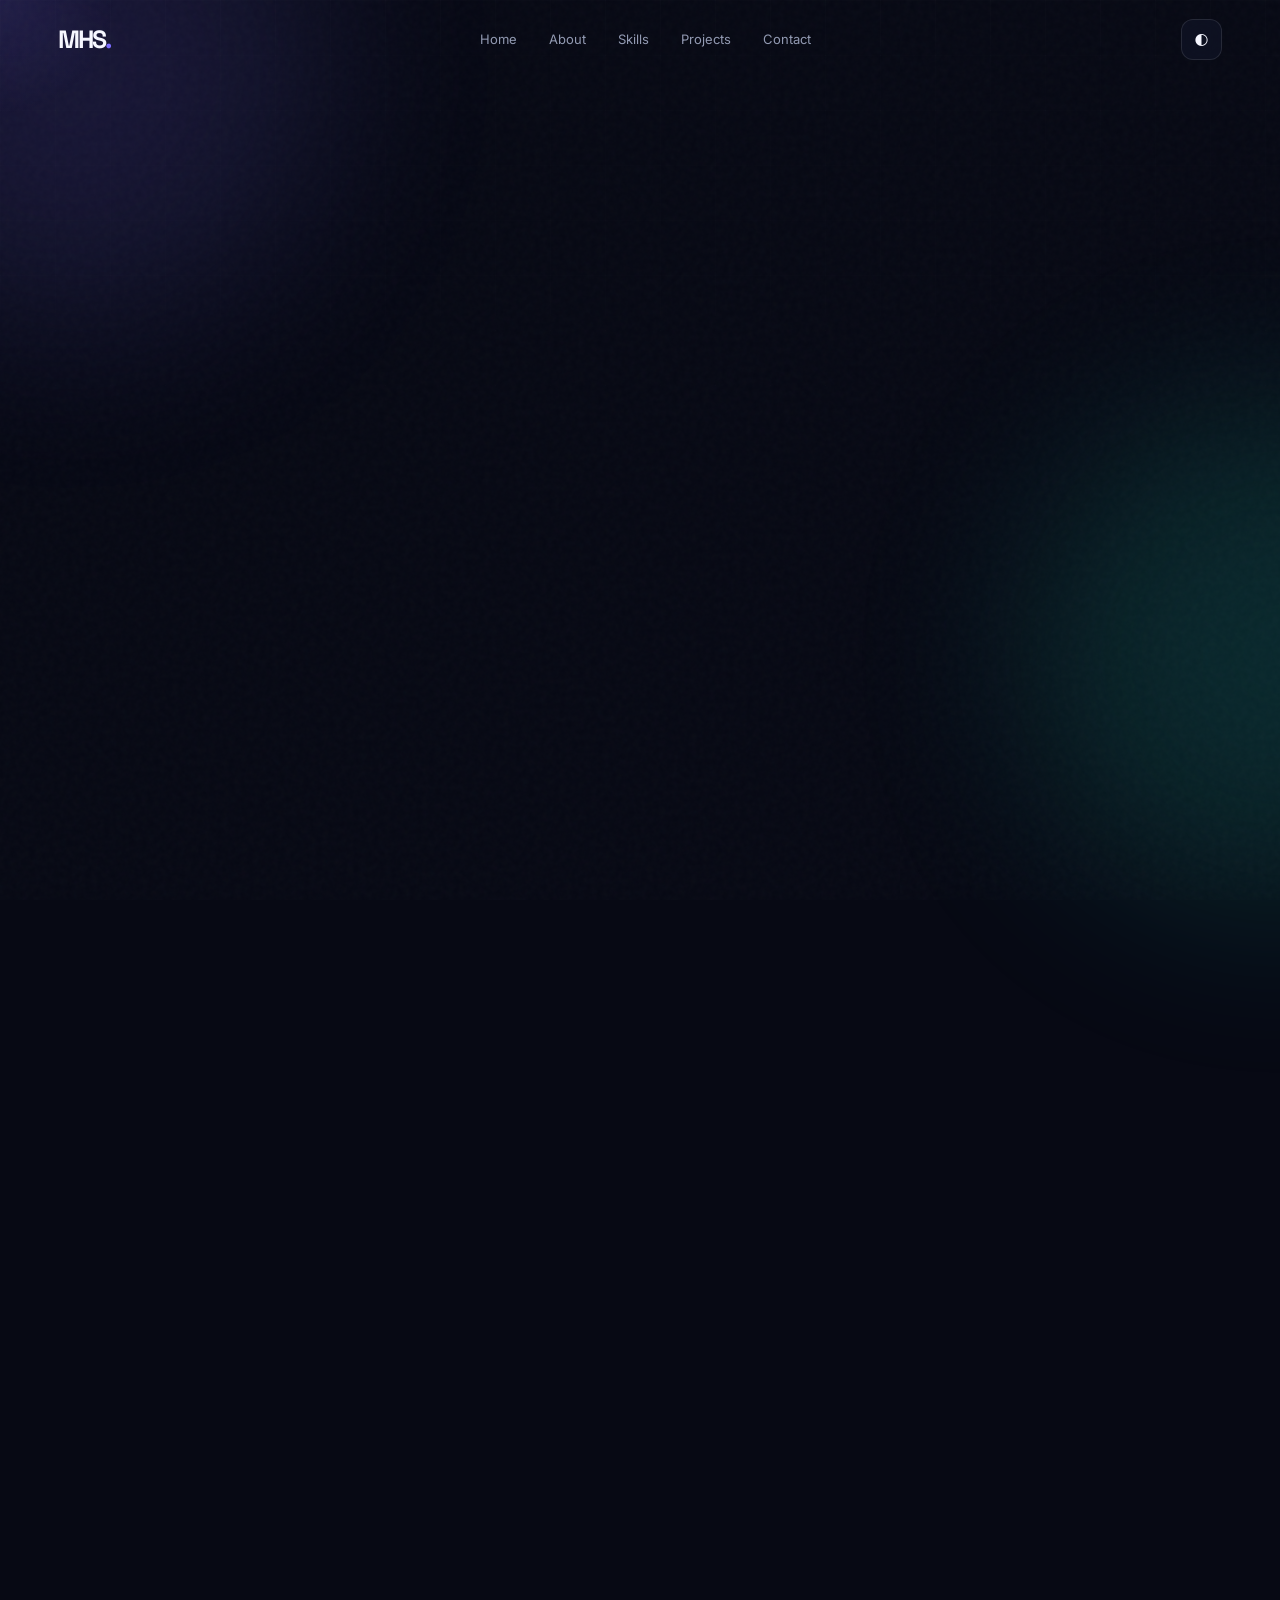
<file: index.html>
<!DOCTYPE html>
<html lang="en">
<head>

  <!-- Google tag (gtag.js) -->
  <script async src="https://www.googletagmanager.com/gtag/js?id=G-5N9PJ957BH"></script>
  <script>
    window.dataLayer = window.dataLayer || [];
    function gtag(){dataLayer.push(arguments);}
    gtag('js', new Date());

    gtag('config', 'G-5N9PJ957BH');
  </script>

  <meta charset="UTF-8">
  <meta name="viewport" content="width=device-width, initial-scale=1.0">

  <title>Mehedi Hasan Sagor | Official Website | CSE Aspirant & Web Developer</title>

  <meta
    name="description"
    content="Official portfolio of Mehedi Hasan Sagor, a science student and CSE aspirant from Bangladesh exploring web development, programming, SEO and creative digital projects."
  >

  <meta
    name="keywords"
    content="Mehedi Hasan Sagor, CSE aspirant, SEO Specialist, SEO Expert, web developer, Bangladesh, portfolio, programmer, HTML, CSS, JavaScript, GitHub"
  >

  <meta name="author" content="Mehedi Hasan Sagor">
  <meta name="robots" content="index, follow">
  <meta name="googlebot" content="index, follow">
  <meta name="theme-color" content="#070914">

  <link rel="canonical" href="https://mehedi-hasan-sagor.github.io/">
  <link rel="icon" href="profile.jpg">

  <!-- Open Graph -->
  <meta property="og:title" content="Mehedi Hasan Sagor | Official Website">
  <meta
    property="og:description"
    content="Official website of Mehedi Hasan Sagor — CSE aspirant, aspiring web developer and SEO specialist from Bangladesh."
  >
  <meta property="og:type" content="profile">
  <meta property="og:url" content="https://mehedi-hasan-sagor.github.io/">
  <meta
    property="og:image"
    content="https://mehedi-hasan-sagor.github.io/profile.jpg"
  >
  <meta
    property="og:image:alt"
    content="Mehedi Hasan Sagor"
  >

  <!-- Twitter -->
  <meta name="twitter:card" content="summary_large_image">
  <meta
    name="twitter:title"
    content="Mehedi Hasan Sagor | Official Website"
  >
  <meta
    name="twitter:description"
    content="Official website of Mehedi Hasan Sagor — CSE aspirant, aspiring web developer and SEO specialist from Bangladesh."
  >
  <meta
    name="twitter:image"
    content="https://mehedi-hasan-sagor.github.io/profile.jpg"
  >

  <!-- Fonts -->
  <link rel="preconnect" href="https://fonts.googleapis.com">
  <link rel="preconnect" href="https://fonts.gstatic.com" crossorigin>

  <link
    href="https://fonts.googleapis.com/css2?family=Inter:wght@400;500;600;700;800&family=Space+Grotesk:wght@500;600;700&display=swap"
    rel="stylesheet"
  >

  <link rel="stylesheet" href="style.css">


  <!-- PERSON STRUCTURED DATA -->
  <script type="application/ld+json">
  {
    "@context": "https://schema.org",
    "@type": "Person",
    "name": "Mehedi Hasan Sagor",
    "url": "https://mehedi-hasan-sagor.github.io/",
    "image": "https://mehedi-hasan-sagor.github.io/profile.jpg",
    "jobTitle": "CSE Aspirant and Aspiring Web Developer",
    "nationality": "Bangladesh",
    "email": "mailto:mhsagor.edu@gmail.com",

    "knowsAbout": [
      "Web Development",
      "HTML",
      "CSS",
      "JavaScript",
      "Programming",
      "Git",
      "GitHub",
      "Computer Science",
      "SEO",
      "Keyword Research",
      "On-Page SEO",
      "Technical SEO"
    ],

    "sameAs": [
      "https://github.com/mehedi-hasan-sagor",
      "https://www.linkedin.com/in/mehedi-hasan-sagor-3b4b85437/",
      "https://mehedi-hasan-sagor.github.io/seo/"
    ]
  }
  </script>

</head>

<body>

  <!-- PRELOADER -->
  <div id="preloader">
    <div class="loader-logo">MHS<span>.</span></div>
    <div class="loader-line"><span></span></div>
    <small>INITIALIZING PORTFOLIO...</small>
  </div>


  <!-- SCROLL PROGRESS -->
  <div id="scroll-progress"></div>


  <!-- CURSOR -->
  <div class="cursor-glow"></div>


  <!-- BACKGROUND -->
  <div class="noise"></div>
  <div class="bg-grid"></div>
  <div class="orb orb-one"></div>
  <div class="orb orb-two"></div>
  <div id="particles"></div>


  <!-- NAVBAR -->
  <header class="navbar">

    <a href="#home" class="logo">
      MHS<span>.</span>
    </a>

    <nav>
      <a href="#home">Home</a>
      <a href="#about">About</a>
      <a href="#skills">Skills</a>
      <a href="#projects">Projects</a>
      <a href="#contact">Contact</a>
    </nav>

    <div class="nav-actions">
      <button class="theme-btn" aria-label="Toggle theme">
        ◐
      </button>

      <button class="menu-btn" aria-label="Open menu">
        ☰
      </button>
    </div>

  </header>


  <main>

    <!-- HERO -->
    <section id="home" class="hero section">

      <div class="hero-copy reveal">

        <div class="status-pill">
          <span class="status-dot"></span>
          Available for learning & collaboration
        </div>

        <p class="hero-mini">
          HELLO, I'M
        </p>

        <h1>
          Mehedi Hasan
          <span>
            Sagor<span class="title-dot">.</span>
          </span>
        </h1>

        <div class="hero-role">
          <span class="role-line"></span>
          <span id="typing"></span>
          <span class="typing-cursor">|</span>
        </div>

        <p class="hero-text">
          A science student and CSE aspirant from Bangladesh,
          exploring <strong>web development, programming, SEO</strong>
          and creative digital projects.
        </p>

        <div class="hero-actions">

          <a href="#projects" class="btn primary magnetic">
            <span>Explore My Work</span>
            <b>↗</b>
          </a>

          <a href="#contact" class="btn secondary magnetic">
            Let's Connect
          </a>

        </div>


        <!-- QUICK LINKS -->
        <div class="quick-links">

          <a
            href="https://github.com/mehedi-hasan-sagor"
            target="_blank"
            rel="noopener"
          >
            GitHub ↗
          </a>

          <span>•</span>

          <a
            href="https://mehedi-hasan-sagor.github.io/seo/"
            target="_blank"
            rel="noopener"
          >
            SEO Portfolio ↗
          </a>

          <span>•</span>

          <a
            href="https://www.linkedin.com/in/mehedi-hasan-sagor-3b4b85437/"
            target="_blank"
            rel="noopener"
          >
            LinkedIn ↗
          </a>

          <span>•</span>

          <span>
            Bangladesh 🇧🇩
          </span>

        </div>

      </div>


      <!-- HERO VISUAL -->
      <div class="hero-visual reveal">

        <div class="visual-ring ring-one"></div>
        <div class="visual-ring ring-two"></div>
        <div class="visual-ring ring-three"></div>

        <div class="rotating-label label-one">
          CODE • CREATE • LEARN •
        </div>

        <div class="rotating-label label-two">
          MHS • 2026 •
        </div>


        <div class="avatar-wrap">

          <div class="avatar-border"></div>

          <div class="avatar">

            <img
              src="profile.jpg"
              alt="Mehedi Hasan Sagor"
              width="800"
              height="800"
              loading="eager"
              fetchpriority="high"
            >

          </div>

        </div>


        <div class="floating-card card-top">

          <span class="tiny-icon">
            ⌘
          </span>

          <div>
            <small>FOCUS</small>
            <strong>CSE / WEB / SEO</strong>
          </div>

        </div>


        <div class="floating-card card-bottom">

          <div class="terminal-dot"></div>

          <div>
            <small>STATUS</small>
            <strong>Building...</strong>
          </div>

        </div>


        <!-- MINI TERMINAL -->
        <div class="terminal">

          <div class="terminal-head">
            <span></span>
            <span></span>
            <span></span>
            <label>mehedi@portfolio</label>
          </div>

          <div class="terminal-body">

            <p>
              <i>$</i> whoami
            </p>

            <strong>
              Mehedi Hasan Sagor
            </strong>

            <p>
              <i>$</i> role
            </p>

            <strong>
              CSE Aspirant
            </strong>

            <p>
              <i>$</i> focus
            </p>

            <strong>
              Web Development + SEO
            </strong>

            <p>
              <i>$</i> mission
            </p>

            <strong>
              Learn → Build → Grow
            </strong>

          </div>

        </div>

      </div>

    </section>


    <!-- ABOUT -->
    <section id="about" class="section about">

      <div class="section-label reveal">
        <span>01</span> ABOUT
      </div>

      <div class="two-col">

        <div class="reveal">

          <h2>
            Curious mind.
            <span>Builder mindset.</span>
          </h2>

        </div>


        <div class="about-text reveal">

          <p>
            I'm Mehedi Hasan Sagor, a science student from Bangladesh
            with a strong interest in Computer Science and technology.
          </p>

          <p>
            I'm currently learning web development, programming,
            Git, GitHub and SEO while building small digital projects
            and improving my skills step by step.
          </p>


          <div class="about-stats">

            <div>
              <strong>01+</strong>
              <span>Projects</span>
            </div>

            <div>
              <strong>∞</strong>
              <span>Ideas</span>
            </div>

            <div>
              <strong>24/7</strong>
              <span>Learning</span>
            </div>

          </div>

        </div>

      </div>

    </section>


    <!-- SKILLS -->
    <section id="skills" class="section">

      <div class="section-label reveal">
        <span>02</span> SKILLS
      </div>

      <div class="section-title reveal">

        <h2>
          What I'm <span>learning</span>
        </h2>

        <p>
          Turning curiosity into practical skills.
        </p>

      </div>


      <div class="skill-grid">


        <article class="skill reveal">

          <div class="skill-top">
            <span class="skill-icon">&lt;/&gt;</span>
            <span>01</span>
          </div>

          <h3>
            HTML & CSS
          </h3>

          <p>
            Building responsive and modern web interfaces.
          </p>

          <div class="skill-bar">
            <span data-width="88%"></span>
          </div>

          <small>
            Learning level
          </small>

        </article>


        <article class="skill reveal">

          <div class="skill-top">
            <span class="skill-icon">JS</span>
            <span>02</span>
          </div>

          <h3>
            JavaScript
          </h3>

          <p>
            Adding interaction, logic and dynamic behaviour.
          </p>

          <div class="skill-bar">
            <span data-width="70%"></span>
          </div>

          <small>
            Learning level
          </small>

        </article>


        <article class="skill reveal">

          <div class="skill-top">
            <span class="skill-icon">01</span>
            <span>03</span>
          </div>

          <h3>
            Programming
          </h3>

          <p>
            Developing logical thinking and problem solving.
          </p>

          <div class="skill-bar">
            <span data-width="62%"></span>
          </div>

          <small>
            Learning level
          </small>

        </article>


        <article class="skill reveal">

          <div class="skill-top">
            <span class="skill-icon">⌘</span>
            <span>04</span>
          </div>

          <h3>
            Git & GitHub
          </h3>

          <p>
            Managing projects and learning collaborative workflows.
          </p>

          <div class="skill-bar">
            <span data-width="75%"></span>
          </div>

          <small>
            Learning level
          </small>

        </article>


      </div>

    </section>


    <!-- PROJECTS -->
    <section id="projects" class="section">

      <div class="section-label reveal">
        <span>03</span> PROJECTS
      </div>


      <div class="projects-head reveal">

        <div>

          <h2>
            Selected <span>work.</span>
          </h2>

          <p class="muted">
            More projects coming soon.
          </p>

        </div>

        <div class="project-count">
          03 / PROJECTS
        </div>

      </div>


      <div class="project-grid">


        <!-- PROJECT 01 -->
        <article class="project featured reveal">

          <div class="project-number">
            01
          </div>


          <div class="project-content">

            <div class="project-preview academy-preview">

              <div class="preview-glow"></div>

              <div class="preview-window">

                <div class="preview-bar">
                  <span></span>
                  <span></span>
                  <span></span>
                </div>

                <div class="preview-lines">
                  <i></i>
                  <i></i>
                  <i></i>
                  <i></i>
                </div>

              </div>

            </div>


            <span class="tag">
              WEB DEVELOPMENT
            </span>


            <h3>
              International Talent Care Academy
            </h3>


            <p>
              A modern school website project designed to provide
              students and visitors with a clean digital experience.
            </p>


            <div class="project-tags">

              <span>HTML</span>
              <span>CSS</span>
              <span>JavaScript</span>

            </div>


            <div class="project-links">

              <a href="#" onclick="noLink(event)">
                Live Preview ↗
              </a>

              <a
                href="https://github.com/mehedi-hasan-sagor"
                target="_blank"
                rel="noopener"
              >
                GitHub ↗
              </a>

            </div>

          </div>

        </article>


        <!-- PROJECT 02 -->
        <article class="project reveal">

          <div class="project-number">
            02
          </div>


          <div class="project-content">

            <span class="tag">
              PERSONAL
            </span>

            <h3>
              Personal Portfolio
            </h3>

            <p>
              My personal digital space for documenting my learning,
              projects and journey into technology.
            </p>


            <div class="project-tags">

              <span>HTML</span>
              <span>CSS</span>
              <span>JS</span>

            </div>

          </div>


          <div class="project-arrow">
            ↗
          </div>

        </article>


        <!-- PROJECT 03 -->
        <article class="project reveal">

          <div class="project-number">
            03
          </div>


          <div class="project-content">

            <span class="tag">
              COMING SOON
            </span>

            <h3>
              Next Project
            </h3>

            <p>
              Something new is currently being explored and built.
            </p>

          </div>


          <div class="project-arrow">
            +
          </div>

        </article>


      </div>

    </section>


    <!-- CONTACT -->
    <section id="contact" class="section contact">

      <div class="contact-box reveal">

        <div>

          <div class="section-label">
            04 / CONTACT
          </div>


          <h2>
            Let's build
            <span>something interesting.</span>
          </h2>


          <p>
            Have an idea, project or simply want to connect?
            Feel free to reach out.
          </p>

        </div>


        <div class="contact-actions">

          <!-- EMAIL -->
          <a
            href="mailto:mhsagor.edu@gmail.com"
            class="btn primary magnetic"
          >
            Email Me ↗
          </a>


          <!-- SEO PORTFOLIO -->
          <a
            href="https://mehedi-hasan-sagor.github.io
</file>
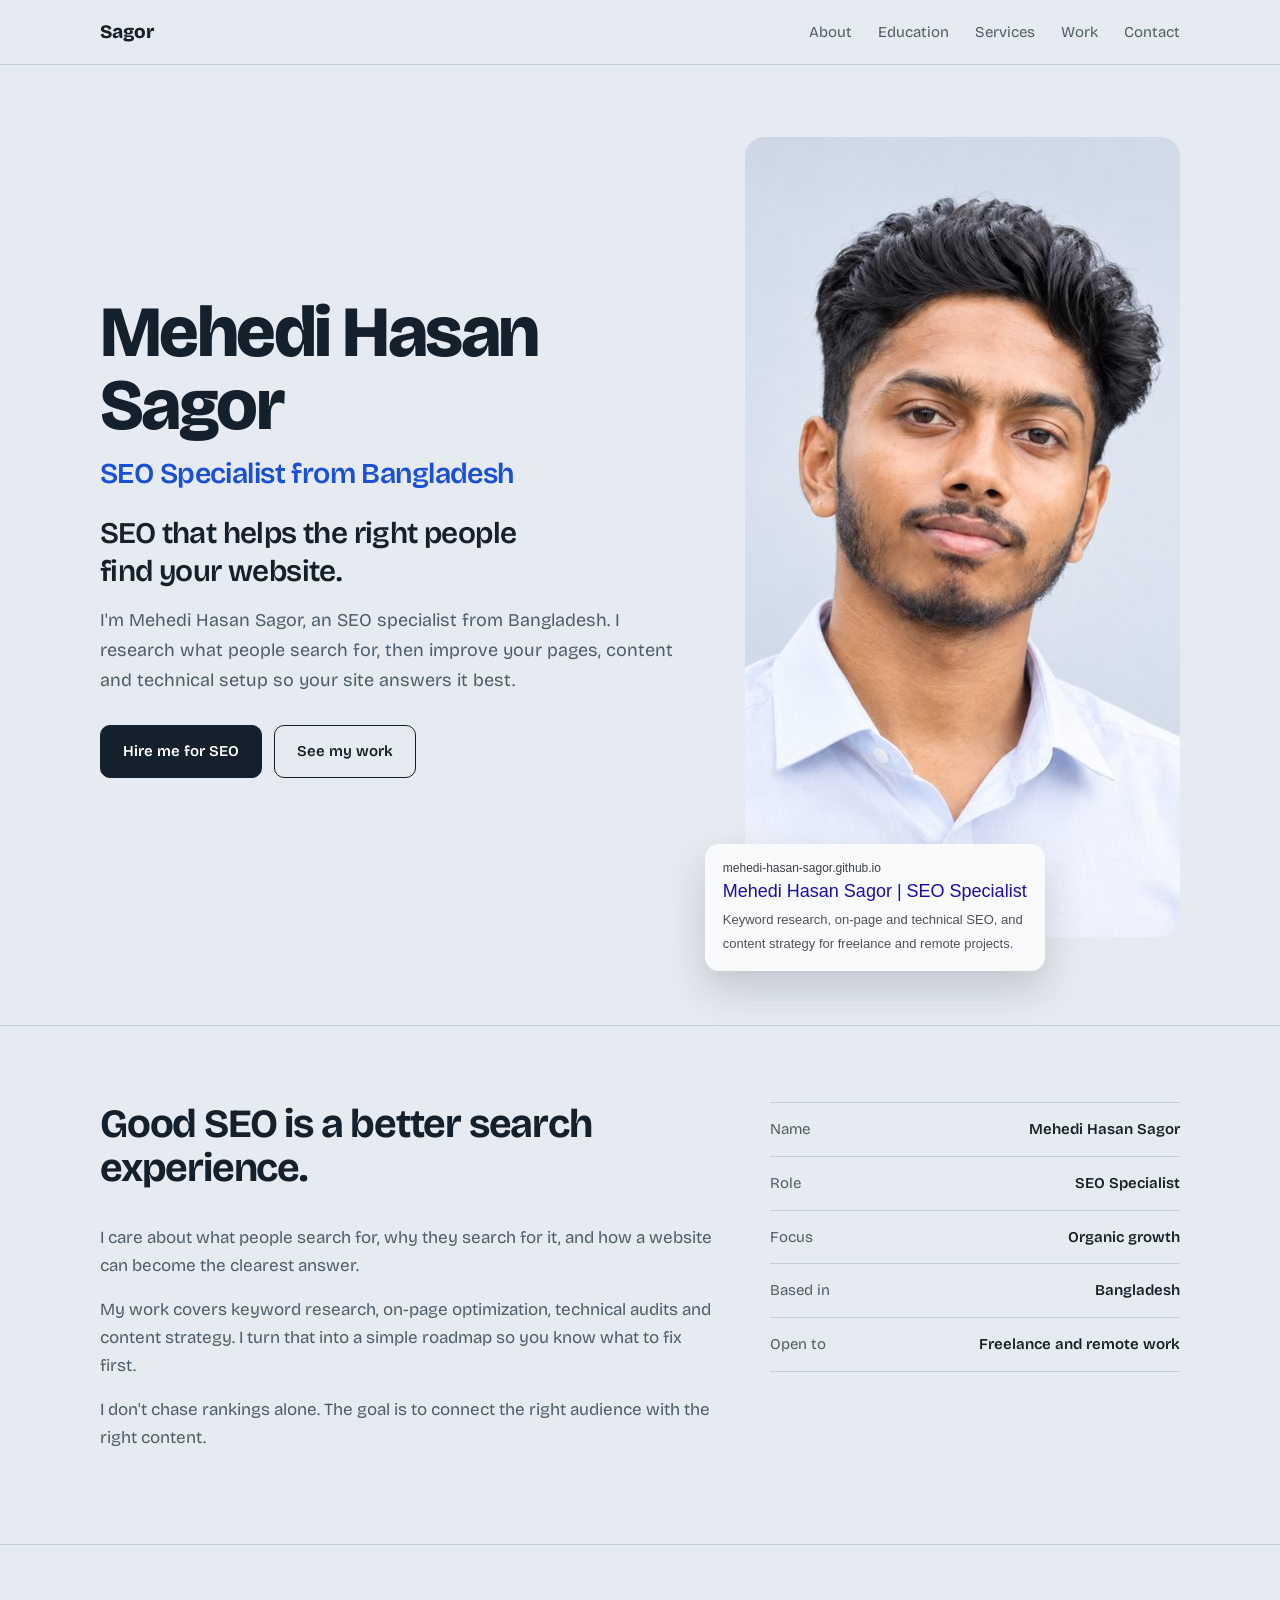
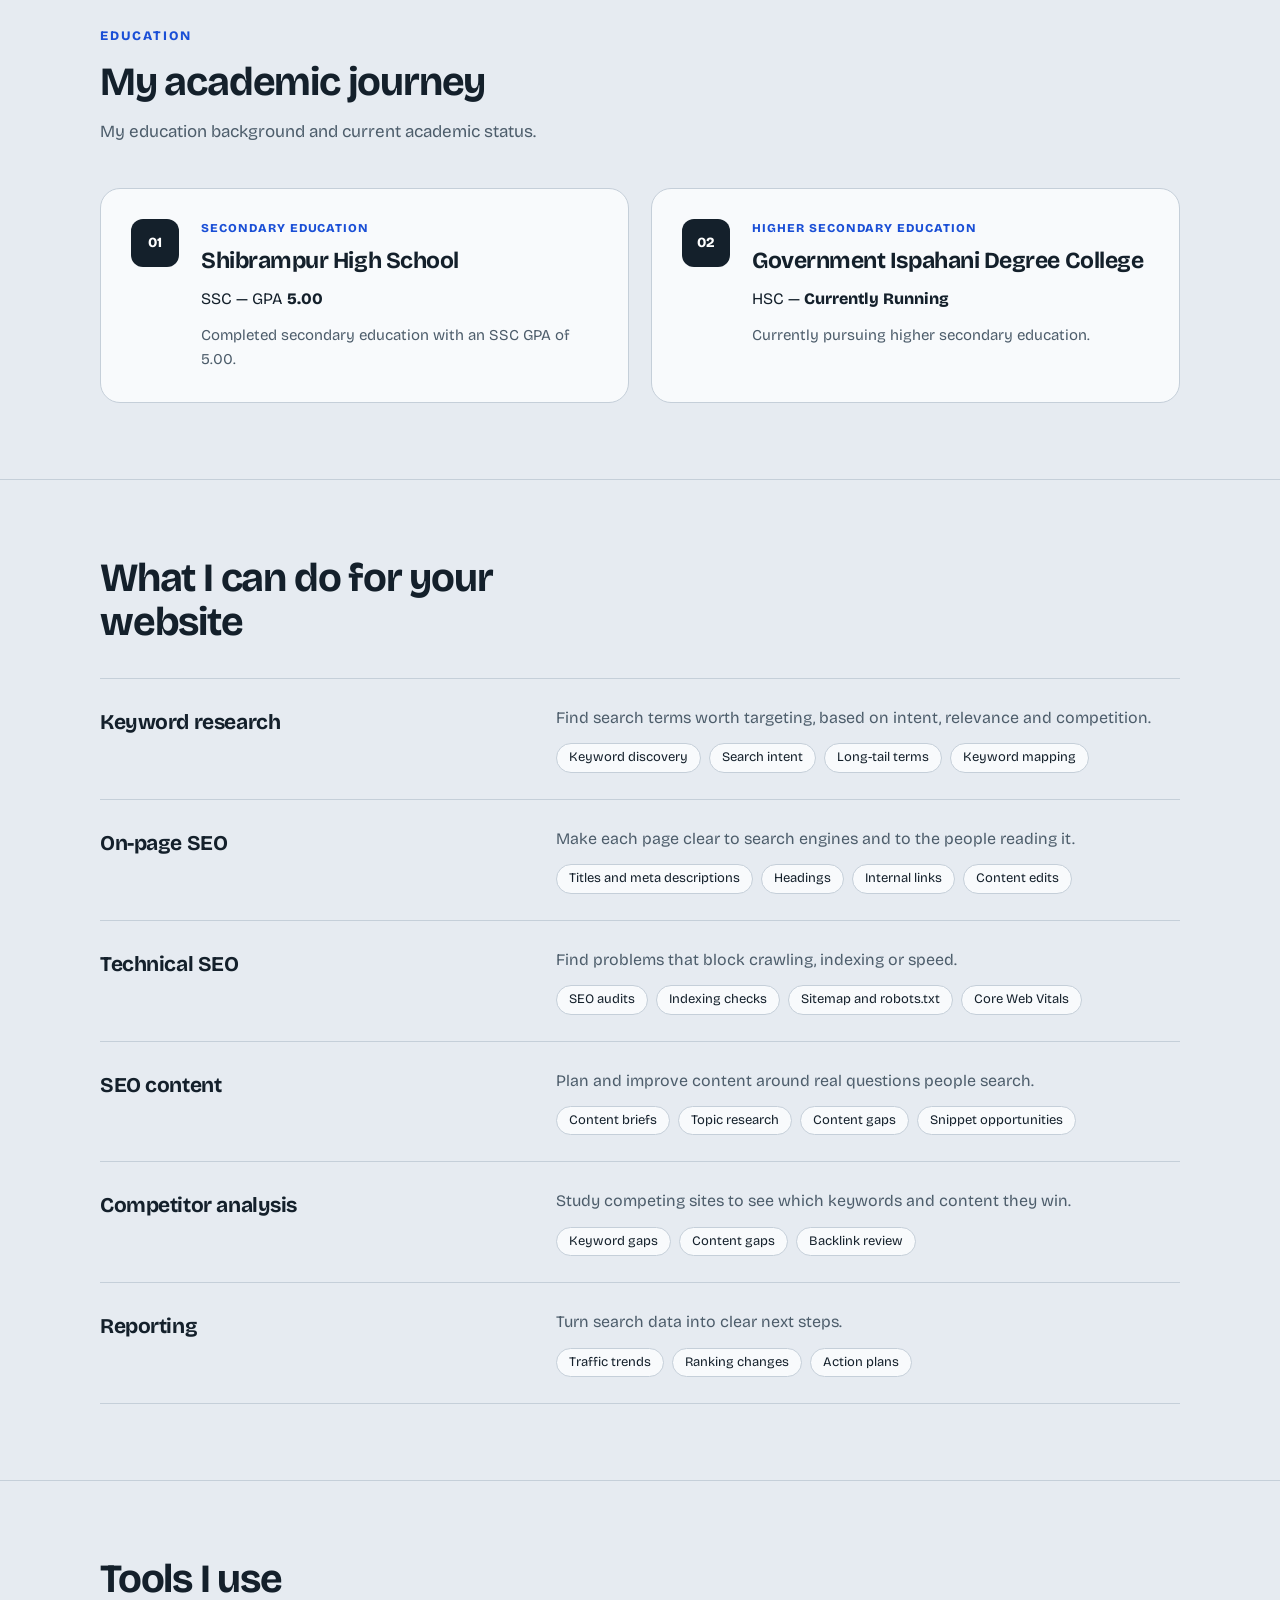
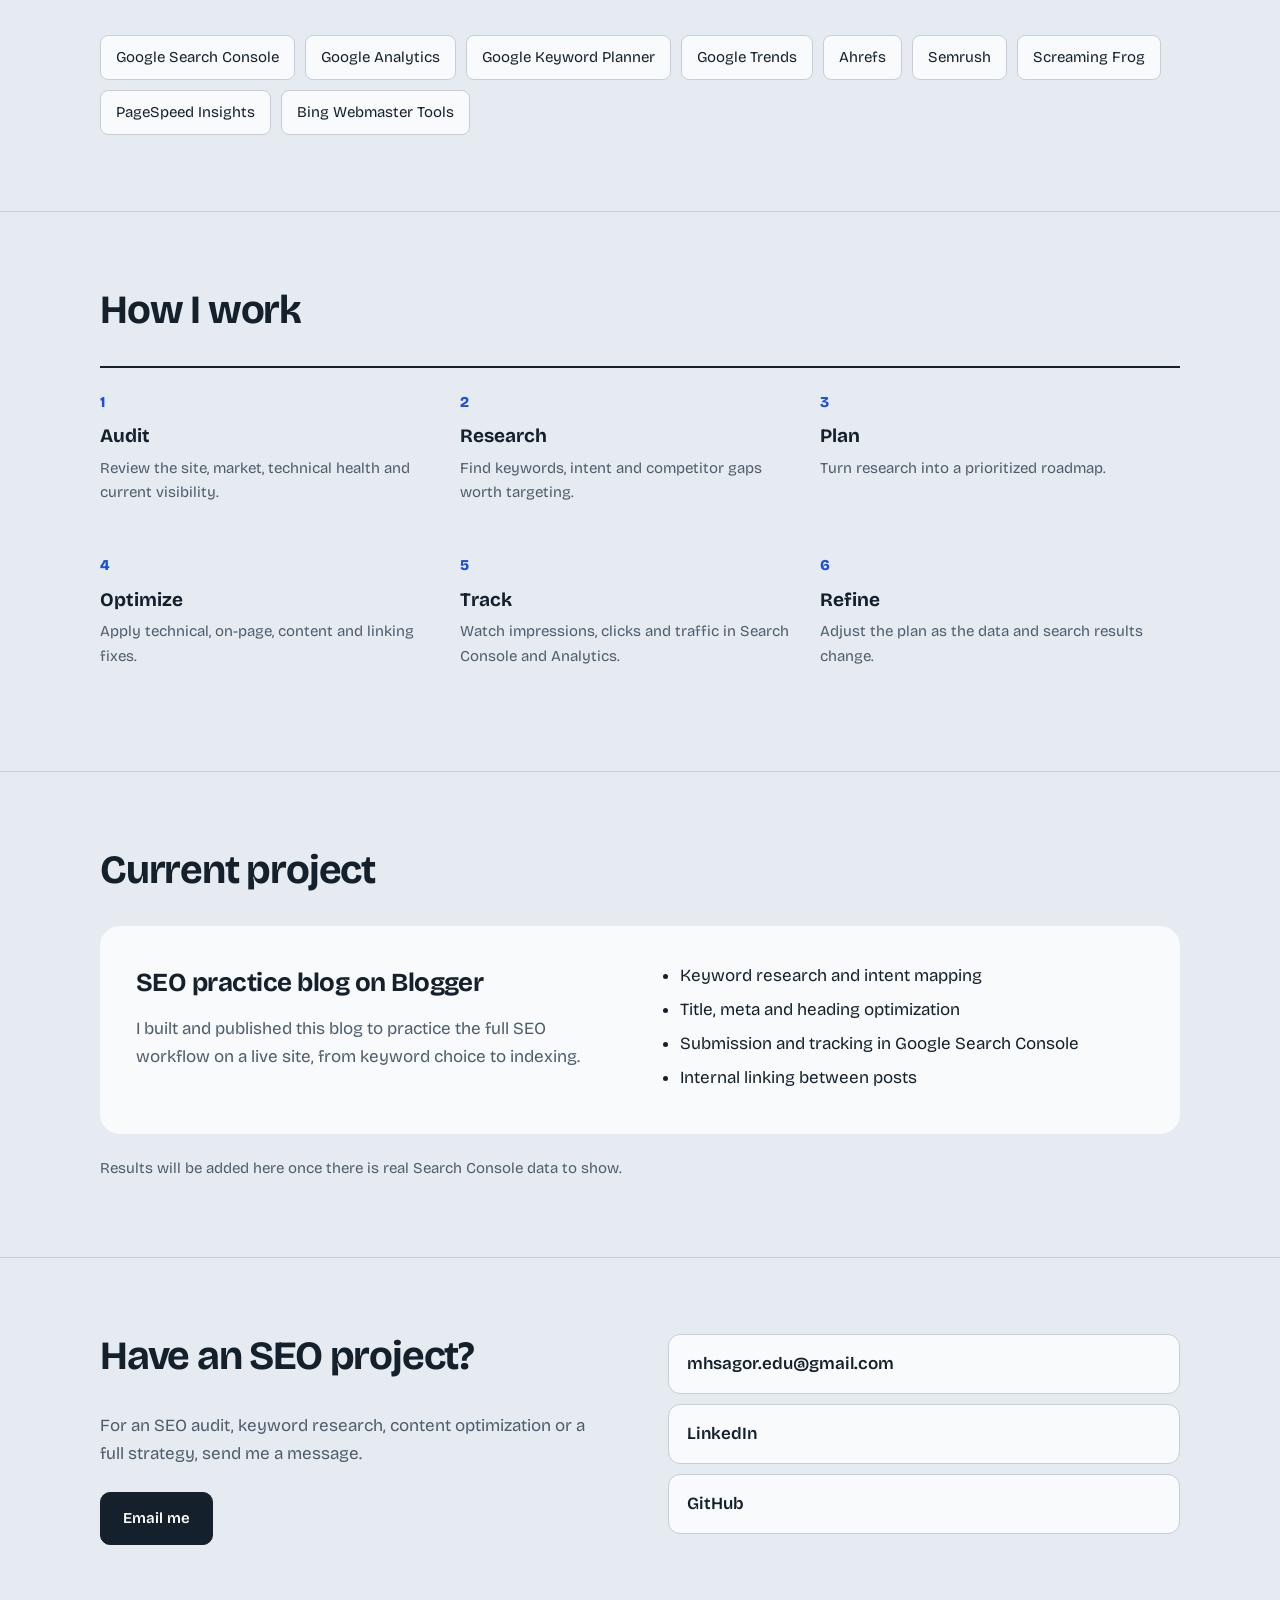
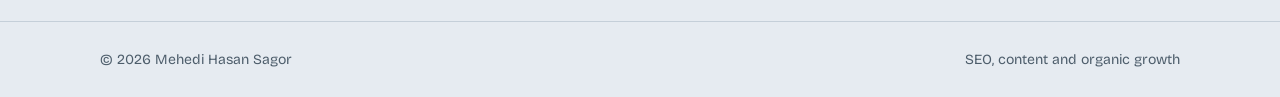
<file: seo/index.html>
<!DOCTYPE html>
<html lang="en">
<head>
<meta charset="UTF-8">
<meta name="viewport" content="width=device-width, initial-scale=1">

<title>Mehedi Hasan Sagor | SEO Specialist in Bangladesh</title>

<meta name="description" content="Mehedi Hasan Sagor is an SEO specialist from Bangladesh. Keyword research, on-page and technical SEO, and content strategy for freelance and remote projects.">
<meta name="author" content="Mehedi Hasan Sagor">

<link rel="canonical" href="https://mehedi-hasan-sagor.github.io/seo/">

<link rel="icon" href="data:image/svg+xml,%3Csvg xmlns='http://www.w3.org/2000/svg' viewBox='0 0 64 64'%3E%3Crect width='64' height='64' rx='14' fill='%2314202b'/%3E%3Ctext x='32' y='43' font-size='32' font-family='Arial' font-weight='700' text-anchor='middle' fill='%23fff'%3ES%3C/text%3E%3C/svg%3E">

<meta property="og:type" content="profile">
<meta property="og:title" content="Mehedi Hasan Sagor | SEO Specialist">
<meta property="og:description" content="SEO portfolio of Mehedi Hasan Sagor — keyword research, on-page SEO, technical SEO and content strategy.">
<meta property="og:url" content="https://mehedi-hasan-sagor.github.io/seo/">
<meta property="og:image" content="https://mehedi-hasan-sagor.github.io/seo/sagor.jpg">
<meta property="og:image:alt" content="Portrait of Mehedi Hasan Sagor, SEO specialist">

<meta name="twitter:card" content="summary_large_image">
<meta name="twitter:title" content="Mehedi Hasan Sagor | SEO Specialist">
<meta name="twitter:description" content="SEO portfolio of Mehedi Hasan Sagor from Bangladesh.">
<meta name="twitter:image" content="https://mehedi-hasan-sagor.github.io/seo/sagor.jpg">

<!--
  Structured data:
  WebSite → ProfilePage → Person
  Only verified user-provided information is included.
-->
<script type="application/ld+json">
{
  "@context": "https://schema.org",
  "@graph": [
    {
      "@type": "WebSite",
      "@id": "https://mehedi-hasan-sagor.github.io/seo/#website",
      "url": "https://mehedi-hasan-sagor.github.io/seo/",
      "name": "Mehedi Hasan Sagor | SEO Specialist",
      "description": "SEO portfolio of Mehedi Hasan Sagor, an SEO specialist from Bangladesh.",
      "inLanguage": "en",
      "publisher": {
        "@id": "https://mehedi-hasan-sagor.github.io/seo/#person"
      }
    },
    {
      "@type": "ProfilePage",
      "@id": "https://mehedi-hasan-sagor.github.io/seo/#profilepage",
      "url": "https://mehedi-hasan-sagor.github.io/seo/",
      "name": "Mehedi Hasan Sagor | SEO Specialist in Bangladesh",
      "isPartOf": {
        "@id": "https://mehedi-hasan-sagor.github.io/seo/#website"
      },
      "mainEntity": {
        "@id": "https://mehedi-hasan-sagor.github.io/seo/#person"
      }
    },
    {
      "@type": "Person",
      "@id": "https://mehedi-hasan-sagor.github.io/seo/#person",
      "name": "Mehedi Hasan Sagor",
      "url": "https://mehedi-hasan-sagor.github.io/seo/",
      "image": "https://mehedi-hasan-sagor.github.io/seo/sagor.jpg",
      "jobTitle": "SEO Specialist",
      "description": "Mehedi Hasan Sagor is an SEO specialist from Bangladesh.",
      "email": "mailto:mhsagor.edu@gmail.com",
      "knowsAbout": [
        "SEO",
        "Keyword research",
        "On-page SEO",
        "Technical SEO",
        "Content strategy"
      ],
      "alumniOf": [
        {
          "@type": "EducationalOrganization",
          "name": "Shibrampur High School"
        },
        {
          "@type": "EducationalOrganization",
          "name": "Government Ispahani Degree College"
        }
      ],
      "sameAs": [
        "https://www.linkedin.com/in/mehedi-hasan-sagor-3b4b85437/",
        "https://github.com/mehedi-hasan-sagor"
      ]
    }
  ]
}
</script>

<link rel="preconnect" href="https://fonts.googleapis.com">
<link rel="preconnect" href="https://fonts.gstatic.com" crossorigin>
<link rel="stylesheet" href="https://fonts.googleapis.com/css2?family=Bricolage+Grotesque:opsz,wght@12..96,400;12..96,600;12..96,800&display=swap">

<style>
*{
  margin:0;
  padding:0;
  box-sizing:border-box
}

:root{
  --bg:#e6ebf1;
  --ink:#14202b;
  --mute:#4d5d6b;
  --line:#c5cfd9;
  --acc:#1a4fd6;
  --paper:#f8fafc
}

html{
  scroll-behavior:smooth;
  scroll-padding-top:70px
}

body{
  font-family:"Bricolage Grotesque",system-ui,-apple-system,"Segoe UI",sans-serif;
  background:var(--bg);
  color:var(--ink);
  line-height:1.65;
  font-size:17px
}

a{
  color:inherit
}

a:focus-visible,
button:focus-visible{
  outline:3px solid var(--acc);
  outline-offset:3px
}

.wrap{
  width:min(1080px,92%);
  margin:auto
}

header{
  position:sticky;
  top:0;
  z-index:10;
  background:rgba(230,235,241,.92);
  backdrop-filter:blur(10px);
  border-bottom:1px solid var(--line)
}

.bar{
  display:flex;
  align-items:center;
  justify-content:space-between;
  height:64px
}

.brand{
  font-weight:800;
  text-decoration:none;
  font-size:19px
}

nav{
  display:flex;
  gap:26px;
  font-size:15px
}

nav a{
  text-decoration:none;
  color:var(--mute)
}

nav a:hover{
  color:var(--acc)
}

.menu{
  display:none;
  background:none;
  border:1px solid var(--ink);
  border-radius:8px;
  padding:6px 12px;
  font:inherit;
  cursor:pointer;
  color:var(--ink)
}

.hero{
  display:grid;
  grid-template-columns:1.15fr .85fr;
  gap:56px;
  align-items:center;
  padding:72px 0 88px
}

h1{
  font-size:clamp(40px,6.4vw,72px);
  line-height:1.02;
  letter-spacing:-.035em;
  font-weight:800
}

h1 .role{
  display:block;
  font-size:.4em;
  line-height:1.2;
  letter-spacing:-.02em;
  font-weight:600;
  color:var(--acc);
  margin-top:14px
}

.tagline{
  font-size:clamp(22px,3vw,30px);
  line-height:1.25;
  letter-spacing:-.02em;
  font-weight:600;
  margin-top:24px;
  max-width:24ch
}

.lead{
  color:var(--mute);
  margin:16px 0 30px;
  max-width:52ch;
  font-size:18px
}

.btns{
  display:flex;
  gap:12px;
  flex-wrap:wrap
}

.btn{
  display:inline-block;
  padding:13px 22px;
  border-radius:10px;
  font-weight:600;
  font-size:15px;
  text-decoration:none;
  border:1.5px solid var(--ink)
}

.btn.main{
  background:var(--ink);
  color:#fff
}

.btn.main:hover{
  background:var(--acc);
  border-color:var(--acc)
}

.btn.ghost:hover{
  border-color:var(--acc);
  color:var(--acc)
}

.photo{
  position:relative
}

.photo img{
  display:block;
  width:100%;
  aspect-ratio:4/5;
  object-fit:cover;
  object-position:50% 20%;
  border-radius:20px
}

.serp{
  position:absolute;
  left:-40px;
  bottom:-34px;
  width:min(340px,86%);
  background:var(--paper);
  border-radius:14px;
  padding:16px 18px;
  box-shadow:0 18px 40px rgba(20,32,43,.18);
  font-family:Arial,sans-serif;
  line-height:1.4
}

.serp small{
  display:block;
  color:#3c4043;
  font-size:12px
}

.serp b{
  display:block;
  color:#1a0dab;
  font-weight:400;
  font-size:18px;
  margin:2px 0 3px
}

.serp span{
  color:#4d5156;
  font-size:13px
}

section{
  padding:76px 0;
  border-top:1px solid var(--line)
}

h2{
  font-size:clamp(28px,4vw,40px);
  letter-spacing:-.03em;
  line-height:1.1;
  margin-bottom:34px;
  max-width:20ch
}

.two{
  display:grid;
  grid-template-columns:1.2fr .8fr;
  gap:56px
}

.two p{
  color:var(--mute);
  margin-bottom:16px;
  max-width:60ch
}

dl div{
  display:flex;
  justify-content:space-between;
  gap:20px;
  padding:14px 0;
  border-bottom:1px solid var(--line);
  font-size:15px
}

dl div:first-child{
  border-top:1px solid var(--line)
}

dt{
  color:var(--mute)
}

dd{
  font-weight:600;
  text-align:right
}

/* Education */

.education-heading{
  max-width:620px;
  margin-bottom:42px
}

.education-label{
  display:inline-block;
  margin-bottom:12px;
  color:var(--acc);
  font-size:13px;
  font-weight:800;
  letter-spacing:.14em
}

.education-heading h2{
  margin-bottom:14px
}

.education-heading p{
  color:var(--mute);
  max-width:50ch
}

.education-grid{
  display:grid;
  grid-template-columns:repeat(2,1fr);
  gap:22px
}

.education-card{
  position:relative;
  display:flex;
  gap:22px;
  padding:30px;
  background:var(--paper);
  border:1px solid var(--line);
  border-radius:20px;
  transition:
    transform .25s ease,
    box-shadow .25s ease,
    border-color .25s ease
}

.education-card:hover{
  transform:translateY(-5px);
  border-color:var(--acc);
  box-shadow:0 18px 38px rgba(20,32,43,.12)
}

.education-icon{
  flex:0 0 48px;
  width:48px;
  height:48px;
  display:grid;
  place-items:center;
  border-radius:12px;
  background:var(--ink);
  color:#fff;
  font-size:14px;
  font-weight:800
}

.education-content{
  min-width:0
}

.education-status{
  display:block;
  margin-bottom:8px;
  color:var(--acc);
  font-size:12px;
  font-weight:800;
  letter-spacing:.08em
}

.education-content h3{
  font-size:23px;
  line-height:1.2;
  letter-spacing:-.02em;
  margin-bottom:12px
}

.education-result{
  margin-bottom:10px;
  color:var(--ink);
  font-size:16px
}

.education-result strong{
  font-weight:800
}

.education-description{
  margin:0;
  color:var(--mute);
  font-size:15px;
  max-width:46ch
}

/* Services */

.rows>div{
  display:grid;
  grid-template-columns:.8fr 1.2fr;
  gap:40px;
  padding:26px 0;
  border-bottom:1px solid var(--line)
}

.rows>div:first-child{
  border-top:1px solid var(--line)
}

.rows h3{
  font-size:21px;
  letter-spacing:-.02em
}

.rows p{
  color:var(--mute);
  font-size:16px
}

.rows ul{
  list-style:none;
  display:flex;
  flex-wrap:wrap;
  gap:8px;
  margin-top:12px
}

.rows li{
  font-size:13px;
  border:1px solid var(--line);
  border-radius:999px;
  padding:3px 12px;
  background:var(--paper)
}

/* Tools */

.tools{
  display:flex;
  flex-wrap:wrap;
  gap:10px
}

.tools span{
  background:var(--paper);
  border:1px solid var(--line);
  border-radius:8px;
  padding:9px 15px;
  font-size:15px
}

/* Steps */

ol.steps{
  list-style:none;
  counter-reset:s;
  display:grid;
  grid-template-columns:repeat(3,1fr);
  gap:0;
  border-top:2px solid var(--ink)
}

ol.steps li{
  counter-increment:s;
  padding:22px 22px 26px 0
}

ol.steps li:before{
  content:counter(s);
  display:block;
  font-weight:800;
  font-size:15px;
  color:var(--acc);
  margin-bottom:6px
}

ol.steps h3{
  font-size:19px;
  margin-bottom:4px
}

ol.steps p{
  color:var(--mute);
  font-size:15px
}

/* Project */

.project{
  background:var(--paper);
  border-radius:20px;
  padding:36px;
  display:grid;
  grid-template-columns:1fr 1fr;
  gap:40px
}

.project h3{
  font-size:26px;
  letter-spacing:-.02em;
  margin-bottom:10px
}

.project p{
  color:var(--mute);
  margin-bottom:14px
}

.project ul{
  padding-left:20px;
  color:var(--ink)
}

.project li{
  margin-bottom:6px
}

.note{
  margin-top:22px;
  color:var(--mute);
  font-size:15px
}

/* Contact */

.contact{
  display:grid;
  grid-template-columns:1fr 1fr;
  gap:56px;
  align-items:start
}

.contact p{
  color:var(--mute);
  margin-bottom:24px;
  max-width:46ch
}

.links{
  display:grid;
  gap:10px
}

.links a{
  display:block;
  padding:15px 18px;
  border:1.5px solid var(--line);
  border-radius:12px;
  text-decoration:none;
  font-weight:600;
  background:var(--paper)
}

.links a:hover{
  border-color:var(--acc);
  color:var(--acc)
}

/* Footer */

footer{
  border-top:1px solid var(--line);
  padding:26px 0;
  color:var(--mute);
  font-size:14px
}

footer .wrap{
  display:flex;
  justify-content:space-between;
  gap:16px;
  flex-wrap:wrap
}

/* Responsive */

@media(max-width:820px){

  .menu{
    display:block
  }

  nav{
    display:none;
    position:absolute;
    top:64px;
    left:0;
    right:0;
    flex-direction:column;
    gap:0;
    background:var(--bg);
    border-bottom:1px solid var(--line);
    padding:8px 4%
  }

  nav.open{
    display:flex
  }

  nav a{
    padding:12px 0
  }

  .hero,
  .two,
  .contact,
  .project{
    grid-template-columns:1fr;
    gap:36px
  }

  .hero{
    padding:40px 0 70px
  }

  .photo{
    max-width:420px
  }

  .serp{
    left:12px;
    bottom:-30px
  }

  .rows>div{
    grid-template-columns:1fr;
    gap:10px
  }

  .education-grid{
    grid-template-columns:1fr
  }

  .education-card{
    padding:24px
  }

  ol.steps{
    grid-template-columns:1fr
  }

  section{
    padding:56px 0
  }
}

@media(max-width:480px){

  .education-card{
    gap:16px
  }

  .education-icon{
    flex-basis:42px;
    width:42px;
    height:42px
  }

  .education-content h3{
    font-size:20px
  }
}
</style>
</head>

<body>

<header>
  <div class="wrap bar">

    <a class="brand" href="#top">Sagor</a>

    <button
      class="menu"
      id="menu"
      aria-expanded="false"
      aria-controls="nav">
      Menu
    </button>

    <nav id="nav">
      <a href="#about">About</a>
      <a href="#education">Education</a>
      <a href="#services">Services</a>
      <a href="#work">Work</a>
      <a href="#contact">Contact</a>
    </nav>

  </div>
</header>

<main id="top">

  <!-- HERO -->

  <div class="wrap hero">

    <div>

      <h1>
        Mehedi Hasan Sagor
        <span class="role">SEO Specialist from Bangladesh</span>
      </h1>

      <p class="tagline">
        SEO that helps the right people find your website.
      </p>

      <p class="lead">
        I'm Mehedi Hasan Sagor, an SEO specialist from Bangladesh.
        I research what people search for, then improve your pages,
        content and technical setup so your site answers it best.
      </p>

      <div class="btns">
        <a class="btn main" href="#contact">Hire me for SEO</a>
        <a class="btn ghost" href="#work">See my work</a>
      </div>

    </div>

    <div class="photo">

      <img
        src="sagor.jpg"
        width="800"
        height="800"
        alt="Portrait of Mehedi Hasan Sagor, SEO specialist"
        loading="eager"
        fetchpriority="high">

      <div class="serp" aria-hidden="true">
        <small>mehedi-hasan-sagor.github.io</small>
        <b>Mehedi Hasan Sagor | SEO Specialist</b>
        <span>
          Keyword research, on-page and technical SEO,
          and content strategy for freelance and remote projects.
        </span>
      </div>

    </div>

  </div>

  <!-- ABOUT -->

  <section id="about">

    <div class="wrap two">

      <div>

        <h2>Good SEO is a better search experience.</h2>

        <p>
          I care about what people search for, why they search for it,
          and how a website can become the clearest answer.
        </p>

        <p>
          My work covers keyword research, on-page optimization,
          technical audits and content strategy. I turn that into
          a simple roadmap so you know what to fix first.
        </p>

        <p>
          I don't chase rankings alone. The goal is to connect the
          right audience with the right content.
        </p>

      </div>

      <dl>

        <div>
          <dt>Name</dt>
          <dd>Mehedi Hasan Sagor</dd>
        </div>

        <div>
          <dt>Role</dt>
          <dd>SEO Specialist</dd>
        </div>

        <div>
          <dt>Focus</dt>
          <dd>Organic growth</dd>
        </div>

        <div>
          <dt>Based in</dt>
          <dd>Bangladesh</dd>
        </div>

        <div>
          <dt>Open to</dt>
          <dd>Freelance and remote work</dd>
        </div>

      </dl>

    </div>

  </section>

  <!-- EDUCATION -->

  <section id="education" class="education-section">

    <div class="wrap">

      <div class="education-heading">

        <span class="education-label">EDUCATION</span>

        <h2>My academic journey</h2>

        <p>
          My education background and current academic status.
        </p>

      </div>

      <div class="education-grid">

        <article class="education-card">

          <div class="education-icon" aria-hidden="true">
            01
          </div>

          <div class="education-content">

            <span class="education-status">
              SECONDARY EDUCATION
            </span>

            <h3>Shibrampur High School</h3>

            <p class="education-result">
              SSC — GPA <strong>5.00</strong>
            </p>

            <p class="education-description">
              Completed secondary education with an SSC GPA of 5.00.
            </p>

          </div>

        </article>

        <article class="education-card">

          <div class="education-icon" aria-hidden="true">
            02
          </div>

          <div class="education-content">

            <span class="education-status">
              HIGHER SECONDARY EDUCATION
            </span>

            <h3>Government Ispahani Degree College</h3>

            <p class="education-result">
              HSC — <strong>Currently Running</strong>
            </p>

            <p class="education-description">
              Currently pursuing higher secondary education.
            </p>

          </div>

        </article>

      </div>

    </div>

  </section>

  <!-- SERVICES -->

  <section id="services">

    <div class="wrap">

      <h2>What I can do for your website</h2>

      <div class="rows">

        <div>
          <h3>Keyword research</h3>
          <div>
            <p>
              Find search terms worth targeting, based on intent,
              relevance and competition.
            </p>

            <ul>
              <li>Keyword discovery</li>
              <li>Search intent</li>
              <li>Long-tail terms</li>
              <li>Keyword mapping</li>
            </ul>
          </div>
        </div>

        <div>
          <h3>On-page SEO</h3>
          <div>
            <p>
              Make each page clear to search engines and to the
              people reading it.
            </p>

            <ul>
              <li>Titles and meta descriptions</li>
              <li>Headings</li>
              <li>Internal links</li>
              <li>Content edits</li>
            </ul>
          </div>
        </div>

        <div>
          <h3>Technical SEO</h3>
          <div>
            <p>
              Find problems that block crawling, indexing or speed.
            </p>

            <ul>
              <li>SEO audits</li>
              <li>Indexing checks</li>
              <li>Sitemap and robots.txt</li>
              <li>Core Web Vitals</li>
            </ul>
          </div>
        </div>

        <div>
          <h3>SEO content</h3>
          <div>
            <p>
              Plan and improve content around real questions people search.
            </p>

            <ul>
              <li>Content briefs</li>
              <li>Topic research</li>
              <li>Content gaps</li>
              <li>Snippet opportunities</li>
            </ul>
          </div>
        </div>

        <div>
          <h3>Competitor analysis</h3>
          <div>
            <p>
              Study competing sites to see which keywords and content
              they win.
            </p>

            <ul>
              <li>Keyword gaps</li>
              <li>Content gaps</li>
              <li>Backlink review</li>
            </ul>
          </div>
        </div>

        <div>
          <h3>Reporting</h3>
          <div>
            <p>
              Turn search data into clear next steps.
            </p>

            <ul>
              <li>Traffic trends</li>
              <li>Ranking changes</li>
              <li>Action plans</li>
            </ul>
          </div>
        </div>

      </div>

    </div>

  </section>

  <!-- TOOLS -->

  <section>

    <div class="wrap">

      <h2>Tools I use</h2>

      <div class="tools">
        <span>Google Search Console</span>
        <span>Google Analytics</span>
        <span>Google Keyword Planner</span>
        <span>Google Trends</span>
        <span>Ahrefs</span>
        <span>Semrush</span>
        <span>Screaming Frog</span>
        <span>PageSpeed Insights</span>
        <span>Bing Webmaster Tools</span>
      </div>

    </div>

  </section>

  <!-- PROCESS -->

  <section>

    <div class="wrap">

      <h2>How I work</h2>

      <ol class="steps">

        <li>
          <h3>Audit</h3>
          <p>
            Review the site, market, technical health and current visibility.
          </p>
        </li>

        <li>
          <h3>Research</h3>
          <p>
            Find keywords, intent and competitor gaps worth targeting.
          </p>
        </li>

        <li>
          <h3>Plan</h3>
          <p>
            Turn research into a prioritized roadmap.
          </p>
        </li>

        <li>
          <h3>Optimize</h3>
          <p>
            Apply technical, on-page, content and linking fixes.
          </p>
        </li>

        <li>
          <h3>Track</h3>
          <p>
            Watch impressions, clicks and traffic in Search Console and Analytics.
          </p>
        </li>

        <li>
          <h3>Refine</h3>
          <p>
            Adjust the plan as the data and search results change.
          </p>
        </li>

      </ol>

    </div>

  </section>

  <!-- WORK -->

  <section id="work">

    <div class="wrap">

      <h2>Current project</h2>

      <div class="project">

        <div>

          <h3>SEO practice blog on Blogger</h3>

          <p>
            I built and published this blog to practice the full SEO
            workflow on a live site, from keyword choice to indexing.
          </p>

          <!-- Add the real blog URL when available. -->

        </div>

        <div>

          <ul>
            <li>Keyword research and intent mapping</li>
            <li>Title, meta and heading optimization</li>
            <li>Submission and tracking in Google Search Console</li>
            <li>Internal linking between posts</li>
          </ul>

        </div>

      </div>

      <p class="note">
        Results will be added here once there is real Search Console data to show.
      </p>

    </div>

  </section>

  <!-- CONTACT -->

  <section id="contact">

    <div class="wrap contact">

      <div>

        <h2>Have an SEO project?</h2>

        <p>
          For an SEO audit, keyword research, content optimization
          or a full strategy, send me a message.
        </p>

        <a class="btn main" href="mailto:mhsagor.edu@gmail.com">
          Email me
        </a>

      </div>

      <div class="links">

        <a href="mailto:mhsagor.edu@gmail.com">
          mhsagor.edu@gmail.com
        </a>

        <a
          href="https://www.linkedin.com/in/mehedi-hasan-sagor-3b4b85437/"
          target="_blank"
          rel="me noopener">
          LinkedIn
        </a>

        <a
          href="https://github.com/mehedi-hasan-sagor"
          target="_blank"
          rel="me noopener">
          GitHub
        </a>

      </div>

    </div>

  </section>

</main>

<footer>

  <div class="wrap">
    <span>© 2026 Mehedi Hasan Sagor</span>
    <span>SEO, content and organic growth</span>
  </div>

</footer>

<script>
const b = document.getElementById("menu");
const n = document.getElementById("nav");

b.addEventListener("click", () => {
  const open = n.classList.toggle("open");
  b.setAttribute("aria-expanded", open);
});

n.querySelectorAll("a").forEach(a => {
  a.addEventListener("click", () => {
    n.classList.remove("open");
    b.setAttribute("aria-expanded", "false");
  });
});
</script>

</body>
</html>
</file>
<file: style.css>
:root{
  --bg:#070914;
  --surface:rgba(16,20,38,.72);
  --surface-solid:#101426;
  --text:#f6f7ff;
  --muted:#929ab2;
  --line:rgba(255,255,255,.10);
  --accent:#7c6cff;
  --accent2:#19e6c0;
  --pink:#ff4ecd;
  --shadow:0 30px 100px rgba(0,0,0,.45);
}
/* FIX PRELOADER */
#preloader{
  position:fixed;
  inset:0;
  z-index:99999;
  background:#05060d;
  display:flex;
  align-items:center;
  justify-content:center;
  flex-direction:column;
  animation:preloaderHide 1s ease 1.8s forwards;
  pointer-events:none;
}

#preloader .loader-logo{
  font-family:"Space Grotesk",sans-serif;
  font-size:42px;
  font-weight:700;
  color:white;
}

#preloader .loader-logo span{
  color:#7c6cff;
}

#preloader .loader-line{
  width:180px;
  height:2px;
  background:#20243a;
  margin:22px 0 12px;
  overflow:hidden;
}

#preloader .loader-line span{
  display:block;
  width:100%;
  height:100%;
  background:linear-gradient(90deg,#7c6cff,#19e6c0);
  animation:loaderMove 1.5s ease;
}

#preloader small{
  color:#69718a;
  font-size:9px;
  letter-spacing:2px;
}

@keyframes loaderMove{
  from{
    transform:translateX(-100%);
  }
  to{
    transform:translateX(0);
  }
}

@keyframes preloaderHide{
  0%{
    opacity:1;
    visibility:visible;
  }

  80%{
    opacity:0;
  }

  100%{
    opacity:0;
    visibility:hidden;
  }
}

*{
  box-sizing:border-box;
  margin:0;
  padding:0;
}

html{
  scroll-behavior:smooth;
}

body{
  font-family:Inter,system-ui,sans-serif;
  background:var(--bg);
  color:var(--text);
  line-height:1.7;
  overflow-x:hidden;
}

body.light{
  --bg:#f5f7fc;
  --surface:rgba(255,255,255,.78);
  --surface-solid:#fff;
  --text:#111522;
  --muted:#5f687a;
  --line:rgba(15,20,35,.12);
}

a{
  color:inherit;
  text-decoration:none;
}

button{
  font:inherit;
}


/* ================= PRELOADER ================= */

#preloader{
  position:fixed;
  inset:0;
  z-index:9999;
  background:#05060d;
  display:flex;
  align-items:center;
  justify-content:center;
  flex-direction:column;
  transition:opacity .8s,visibility .8s;
}

#preloader.hide{
  opacity:0;
  visibility:hidden;
}

.loader-logo{
  font-family:"Space Grotesk";
  font-size:42px;
  font-weight:700;
  letter-spacing:-3px;
}

.loader-logo span{
  color:var(--accent);
}

.loader-line{
  width:180px;
  height:2px;
  background:#20243a;
  margin:22px 0 12px;
  overflow:hidden;
}

.loader-line span{
  display:block;
  width:0;
  height:100%;
  background:linear-gradient(90deg,var(--accent),var(--accent2));
  animation:loader 1.4s ease forwards;
}

#preloader small{
  color:#69718a;
  font-size:9px;
  letter-spacing:2px;
}

@keyframes loader{
  to{width:100%}
}


/* ================= GLOBAL BACKGROUND ================= */

.noise{
  position:fixed;
  inset:0;
  pointer-events:none;
  z-index:20;
  opacity:.035;
  background-image:url("data:image/svg+xml,%3Csvg viewBox='0 0 180 180' xmlns='http://www.w3.org/2000/svg'%3E%3Cfilter id='n'%3E%3CfeTurbulence type='fractalNoise' baseFrequency='.8' numOctaves='4' stitchTiles='stitch'/%3E%3C/filter%3E%3Crect width='100%25' height='100%25' filter='url(%23n)' opacity='.8'/%3E%3C/svg%3E");
}

.bg-grid{
  position:fixed;
  inset:0;
  pointer-events:none;
  opacity:.35;
  background-image:
    linear-gradient(rgba(255,255,255,.035) 1px,transparent 1px),
    linear-gradient(90deg,rgba(255,255,255,.035) 1px,transparent 1px);
  background-size:55px 55px;
  mask-image:linear-gradient(to bottom,#000,transparent 90%);
  animation:gridMove 18s linear infinite;
}

@keyframes gridMove{
  to{
    background-position:55px 55px;
  }
}

.orb{
  position:fixed;
  width:500px;
  height:500px;
  border-radius:50%;
  filter:blur(100px);
  pointer-events:none;
  opacity:.14;
  z-index:-1;
}

.orb-one{
  background:var(--accent);
  top:-180px;
  left:-180px;
}

.orb-two{
  background:var(--accent2);
  right:-250px;
  top:45%;
}

#particles{
  position:fixed;
  inset:0;
  pointer-events:none;
  z-index:0;
  overflow:hidden;
}

.particle{
  position:absolute;
  width:3px;
  height:3px;
  background:rgba(255,255,255,.55);
  border-radius:50%;
  box-shadow:0 0 12px rgba(124,108,255,.7);
  animation:particleFloat linear infinite;
}

@keyframes particleFloat{
  from{
    transform:translateY(110vh);
    opacity:0;
  }
  15%{opacity:1}
  85%{opacity:1}
  to{
    transform:translateY(-10vh);
    opacity:0;
  }
}


/* ================= SCROLL ================= */

#scroll-progress{
  position:fixed;
  top:0;
  left:0;
  width:0;
  height:3px;
  z-index:9998;
  background:linear-gradient(90deg,var(--accent),var(--pink),var(--accent2));
  box-shadow:0 0 20px var(--accent);
}


/* ================= NAVBAR ================= */

.navbar{
  height:78px;
  max-width:1220px;
  margin:auto;
  padding:0 28px;
  display:flex;
  align-items:center;
  justify-content:space-between;
  position:relative;
  z-index:100;
}

.logo{
  font-family:"Space Grotesk";
  font-size:25px;
  font-weight:700;
  letter-spacing:-2px;
}

.logo span{
  color:var(--accent);
}

nav{
  display:flex;
  gap:32px;
}

nav a{
  position:relative;
  color:var(--muted);
  font-size:13px;
  transition:.3s;
}

nav a::after{
  content:"";
  position:absolute;
  width:0;
  height:1px;
  bottom:-7px;
  left:50%;
  background:var(--accent2);
  transition:.3s;
}

nav a:hover{
  color:var(--text);
}

nav a:hover::after{
  width:100%;
  left:0;
}

.nav-actions{
  display:flex;
  gap:8px;
}

.theme-btn,
.menu-btn{
  width:41px;
  height:41px;
  border-radius:12px;
  border:1px solid var(--line);
  background:var(--surface);
  backdrop-filter:blur(15px);
  color:var(--text);
  cursor:pointer;
  transition:.3s;
}

.theme-btn:hover,
.menu-btn:hover{
  border-color:var(--accent);
  transform:rotate(8deg) scale(1.05);
}

.menu-btn{
  display:none;
}


/* ================= GENERAL ================= */

.section{
  max-width:1220px;
  margin:auto;
  padding:125px 28px;
  position:relative;
  z-index:2;
}

.reveal{
  opacity:0;
  transform:translateY(35px);
  transition:
    opacity .9s cubic-bezier(.2,.7,.2,1),
    transform .9s cubic-bezier(.2,.7,.2,1);
}

.reveal.visible{
  opacity:1;
  transform:translateY(0);
}

.section-label{
  color:var(--accent);
  font-size:10px;
  letter-spacing:3px;
  font-weight:800;
  margin-bottom:30px;
}

.section-label span{
  color:var(--muted);
  margin-right:10px;
}

h2{
  font-family:"Space Grotesk";
  font-size:clamp(42px,5vw,68px);
  line-height:1.05;
  letter-spacing:-3px;
}

h2 span{
  display:block;
  color:var(--accent);
}


/* ================= HERO ================= */

.hero{
  min-height:calc(100vh - 78px);
  display:grid;
  grid-template-columns:1fr 1fr;
  gap:70px;
  align-items:center;
  padding-top:70px;
}

.status-pill{
  display:inline-flex;
  align-items:center;
  gap:10px;
  padding:8px 13px;
  border:1px solid rgba(25,230,192,.2);
  border-radius:100px;
  background:rgba(25,230,192,.05);
  color:#a9b1c6;
  font-size:11px;
  margin-bottom:28px;
}

.status-dot{
  width:7px;
  height:7px;
  background:var(--accent2);
  border-radius:50%;
  box-shadow:0 0 14px var(--accent2);
  animation:pulse 1.7s infinite;
}

@keyframes pulse{
  50%{transform:scale(1.8);opacity:.45}
}

.hero-mini{
  color:var(--muted);
  font-size:11px;
  letter-spacing:4px;
  margin-bottom:8px;
}

.hero h1{
  font-family:"Space Grotesk";
  font-size:clamp(55px,7vw,100px);
  line-height:.93;
  letter-spacing:-6px;
}

.hero h1 span{
  display:block;
  color:transparent;
  -webkit-text-stroke:1px rgba(255,255,255,.55);
  position:relative;
}

.title-dot{
  display:inline!important;
  color:var(--accent);
  -webkit-text-stroke:0;
}

.hero-role{
  display:flex;
  align-items:center;
  gap:12px;
  margin-top:28px;
  color:var(--accent2);
  font-family:"Space Grotesk";
  font-weight:600;
  font-size:17px;
}

.role-line{
  width:35px;
  height:1px;
  background:var(--accent2);
  box-shadow:0 0 10px var(--accent2);
}

.typing-cursor{
  animation:blink .7s infinite;
}

@keyframes blink{
  50%{opacity:0}
}

.hero-text{
  max-width:620px;
  color:var(--muted);
  font-size:16px;
  margin:25px 0 30px;
}

.hero-text strong{
  color:var(--text);
}

.hero-actions{
  display:flex;
  gap:12px;
  flex-wrap:wrap;
}

.btn{
  min-height:49px;
  display:inline-flex;
  align-items:center;
  justify-content:center;
  gap:15px;
  padding:0 20px;
  border-radius:12px;
  border:1px solid var(--line);
  font-size:13px;
  font-weight:700;
  transition:.35s cubic-bezier(.2,.8,.2,1);
  position:relative;
  overflow:hidden;
}

.btn::before{
  content:"";
  position:absolute;
  inset:0;
  background:linear-gradient(110deg,transparent,rgba(255,255,255,.18),transparent);
  transform:translateX(-120%);
  transition:.6s;
}

.btn:hover::before{
  transform:translateX(120%);
}

.btn:hover{
  transform:translateY(-5px);
}

.btn.primary{
  background:var(--text);
  color:var(--bg);
}

.btn.secondary{
  background:var(--surface);
  backdrop-filter:blur(15px);
}

.btn b{
  font-size:18px;
}

.quick-links{
  display:flex;
  align-items:center;
  gap:14px;
  margin-top:22px;
  color:var(--muted);
  font-size:12px;
}

.quick-links a:hover{
  color:var(--accent2);
}


/* ================= HERO VISUAL ================= */

.hero-visual{
  height:580px;
  position:relative;
  display:flex;
  align-items:center;
  justify-content:center;
}

.visual-ring{
  position:absolute;
  border-radius:50%;
  border:1px solid rgba(124,108,255,.18);
}

.ring-one{
  width:310px;
  height:310px;
  animation:spin 16s linear infinite;
}

.ring-two{
  width:440px;
  height:440px;
  border-color:rgba(25,230,192,.11);
  animation:spinReverse 22s linear infinite;
}

.ring-three{
  width:560px;
  height:560px;
  border-color:rgba(255,78,205,.08);
  animation:spin 30s linear infinite;
}

@keyframes spin{
  to{transform:rotate(360deg)}
}

@keyframes spinReverse{
  to{transform:rotate(-360deg)}
}

.ring-one::before,
.ring-two::before,
.ring-three::before{
  content:"";
  position:absolute;
  width:8px;
  height:8px;
  border-radius:50%;
  background:var(--accent);
  box-shadow:0 0 20px var(--accent);
  top:50%;
  left:-4px;
}

.ring-two::before{
  background:var(--accent2);
  box-shadow:0 0 20px var(--accent2);
  left:auto;
  right:-4px;
  top:30%;
}

.ring-three::before{
  background:var(--pink);
  box-shadow:0 0 20px var(--pink);
  top:20%;
  left:50%;
}

.avatar-wrap{
  position:relative;
  z-index:5;
  animation:avatarFloat 5s ease-in-out infinite;
}

@keyframes avatarFloat{
  50%{transform:translateY(-15px)}
}

.avatar-border{
  position:absolute;
  inset:-9px;
  border-radius:50%;
  background:conic-gradient(
    var(--accent),
    var(--accent2),
    var(--pink),
    var(--accent)
  );
  animation:spin 6s linear infinite;
}

.avatar{
  position:relative;
  width:245px;
  height:245px;
  border-radius:50%;
  overflow:hidden;
  border:6px solid var(--bg);
  background:var(--surface-solid);
  box-shadow:
    0 0 60px rgba(124,108,255,.35),
    0 30px 80px rgba(0,0,0,.5);
}

.avatar img{
  width:100%;
  height:100%;
  object-fit:cover;
  object-position:center 28%;
}

.rotating-label{
  position:absolute;
  font-family:"Space Grotesk";
  font-size:9px;
  letter-spacing:4px;
  color:rgba(255,255,255,.35);
  z-index:3;
}

.label-one{
  top:55px;
  right:10px;
  animation:labelFloat 4s ease-in-out infinite;
}

.label-two{
  bottom:70px;
  left:0;
  color:rgba(25,230,192,.45);
  animation:labelFloat 5s ease-in-out infinite reverse;
}

@keyframes labelFloat{
  50%{transform:translateY(-10px)}
}

.floating-card{
  position:absolute;
  z-index:8;
  display:flex;
  align-items:center;
  gap:10px;
  padding:12px 15px;
  background:rgba(13,17,31,.72);
  backdrop-filter:blur(20px);
  border:1px solid var(--line);
  border-radius:14px;
  box-shadow:var(--shadow);
  animation:cardFloat 4s ease-in-out infinite;
}

.floating-card small,
.terminal small{
  display:block;
  font-size:8px;
  letter-spacing:2px;
  color:var(--muted);
}

.floating-card strong{
  display:block;
  font-size:11px;
}

.card-top{
  right:5px;
  top:130px;
}

.card-bottom{
  left:0;
  bottom:115px;
  animation-delay:-2s;
}

.tiny-icon{
  color:var(--accent);
  font-size:22px;
}

.terminal-dot{
  width:8px;
  height:8px;
  border-radius:50%;
  background:var(--accent2);
  box-shadow:0 0 15px var(--accent2);
}

@keyframes cardFloat{
  50%{transform:translateY(-12px) rotate(1deg)}
}


/* ================= TERMINAL ================= */

.terminal{
  position:absolute;
  right:0;
  bottom:15px;
  width:230px;
  z-index:7;
  border:1px solid var(--line);
  border-radius:13px;
  overflow:hidden;
  background:rgba(7,9,20,.85);
  backdrop-filter:blur(18px);
  box-shadow:var(--shadow);
  transform:perspective(600px) rotateY(-8deg) rotateX(3deg);
  transition:.5s;
}

.terminal:hover{
  transform:perspective(600px) rotateY(0) rotateX(0) translateY(-8px);
}

.terminal-head{
  height:32px;
  display:flex;
  align-items:center;
  gap:5px;
  padding:0 10px;
  border-bottom:1px solid var(--line);
}

.terminal-head span{
  width:6px;
  height:6px;
  border-radius:50%;
  background:#5d6375;
}

.terminal-head label{
  margin-left:7px;
  color:#656d82;
  font-size:8px;
}

.terminal-body{
  padding:14px;
  font-family:monospace;
  font-size:9px;
}

.terminal-body p{
  color:#747d95;
  margin-top:6px;
}

.terminal-body i{
  color:var(--accent2);
  font-style:normal;
}

.terminal-body strong{
  color:#d9dded;
  font-weight:400;
}


/* ================= ABOUT ================= */

.two-col{
  display:grid;
  grid-template-columns:1fr 1fr;
  gap:100px;
}

.about-text{
  color:var(--muted);
  font-size:15px;
}

.about-text p+p{
  margin-top:20px;
}

.about-stats{
  display:flex;
  gap:50px;
  margin-top:38px;
}

.about-stats div{
  display:flex;
  flex-direction:column;
}

.about-stats strong{
  font-family:"Space Grotesk";
  font-size:28px;
  color:var(--text);
}

.about-stats span{
  color:var(--muted);
  font-size:10px;
  letter-spacing:1px;
  text-transform:uppercase;
}


/* ================= SKILLS ================= */

.section-title{
  display:flex;
  align-items:end;
  justify-content:space-between;
  margin-bottom:42px;
}

.section-title p{
  color:var(--muted);
  font-size:12px;
}

.skill-grid{
  display:grid;
  grid-template-columns:repeat(4,1fr);
  gap:15px;
}

.skill{
  position:relative;
  overflow:hidden;
  min-height:280px;
  padding:25px;
  border:1px solid var(--line);
  border-radius:18px;
  background:var(--surface);
  backdrop-filter:blur(18px);
  transition:.5s cubic-bezier(.2,.8,.2,1);
}

.skill::before{
  content:"";
  position:absolute;
  width:180px;
  height:180px;
  border-radius:50%;
  background:var(--accent);
  filter:blur(70px);
  opacity:0;
  right:-90px;
  top:-90px;
  transition:.5s;
}

.skill:hover{
  transform:translateY(-12px);
  border-color:rgba(124,108,255,.45);
  box-shadow:0 25px 70px rgba(0,0,0,.25);
}

.skill:hover::before{
  opacity:.16;
}

.skill-top{
  display:flex;
  justify-content:space-between;
  color:#646d84;
  font-size:10px;
}

.skill-icon{
  color:var(--accent2);
  font-family:"Space Grotesk";
  font-size:21px;
  font-weight:700;
}

.skill h3{
  margin-top:45px;
  font-family:"Space Grotesk";
  font-size:19px;
}

.skill p{
  margin-top:8px;
  color:var(--muted);
  font-size:12px;
}

.skill-bar{
  height:3px;
  background:rgba(255,255,255,.08);
  border-radius:20px;
  margin-top:28px;
  overflow:hidden;
}

.skill-bar span{
  display:block;
  width:0;
  height:100%;
  background:linear-gradient(90deg,var(--accent),var(--accent2));
  box-shadow:0 0 15px var(--accent2);
  transition:width 1.5s cubic-bezier(.2,.8,.2,1);
}

.skill small{
  display:block;
  color:#646c80;
  font-size:9px;
  margin-top:8px;
}


/* ================= PROJECTS ================= */

.projects-head{
  display:flex;
  align-items:end;
  justify-content:space-between;
  margin-bottom:0;
}

.project-count{
  color:#555e75;
  font-size:10px;
  letter-spacing:2px;
}

.muted{
  color:var(--muted);
  font-size:12px;
  margin-top:12px;
}

.project-grid{
  display:grid;
  grid-template-columns:1.3fr .7fr;
  gap:15px;
}

.project{
  min-height:245px;
  position:relative;
  display:flex;
  gap:22px;
  padding:27px;
  overflow:hidden;
  border:1px solid var(--line);
  border-radius:18px;
  background:var(--surface);
  backdrop-filter:blur(18px);
  transition:.5s cubic-bezier(.2,.8,.2,1);
}

.project::after{
  content:"";
  position:absolute;
  width:180px;
  height:180px;
  border-radius:50%;
  background:var(--accent);
  filter:blur(80px);
  opacity:0;
  top:50%;
  left:50%;
  transition:.5s;
  pointer-events:none;
}

.project:hover{
  transform:translateY(-10px);
  border-color:rgba(124,108,255,.4);
  box-shadow:0 30px 80px rgba(0,0,0,.3);
}

.project:hover::after{
  opacity:.12;
}

.project.featured{
  grid-row:span 2;
  min-height:505px;
}

.project-number{
  color:#5e667b;
  font-family:"Space Grotesk";
  font-size:11px;
}

.project-content{
  flex:1;
  position:relative;
  z-index:2;
}

.tag{
  display:inline-block;
  color:var(--accent2);
  font-size:9px;
  letter-spacing:2px;
  margin-bottom:14px;
}

.project h3{
  font-family:"Space Grotesk";
  font-size:25px;
  line-height:1.15;
  margin-bottom:12px;
}

.project p{
  color:var(--muted);
  font-size:12px;
}

.project-tags{
  display:flex;
  gap:7px;
  margin-top:20px;
  flex-wrap:wrap;
}

.project-tags span{
  padding:5px 8px;
  border:1px solid var(--line);
  border-radius:6px;
  color:#858da2;
  font-size:9px;
}

.project-links{
  display:flex;
  gap:20px;
  margin-top:24px;
  font-size:11px;
  font-weight:700;
}

.project-links a:hover{
  color:var(--accent2);
}

.project-arrow{
  position:absolute;
  right:24px;
  bottom:20px;
  color:#5f677c;
  font-size:25px;
  transition:.4s;
}

.project:hover .project-arrow{
  color:var(--accent2);
  transform:translate(5px,-5px);
}

.project-preview{
  height:190px;
  margin-bottom:25px;
  border:1px solid var(--line);
  border-radius:13px;
  display:grid;
  place-items:center;
  overflow:hidden;
  position:relative;
  background:
    radial-gradient(circle at 50% 40%,rgba(124,108,255,.22),transparent 45%),
    #080b17;
}

.preview-window{
  width:65%;
  height:65%;
  border:1px solid rgba(255,255,255,.12);
  border-radius:8px;
  background:rgba(255,255,255,.03);
  box-shadow:0 20px 60px rgba(0,0,0,.4);
  transform:perspective(500px) rotateX(7deg);
}

.preview-bar{
  height:22px;
  border-bottom:1px solid var(--line);
  display:flex;
  gap:4px;
  align-items:center;
  padding-left:8px;
}

.preview-bar span{
  width:5px;
  height:5px;
  border-radius:50%;
  background:#555c70;
}

.preview-lines{
  padding:18px;
}

.preview-lines i{
  display:block;
  height:5px;
  margin-bottom:9px;
  border-radius:5px;
  background:linear-gradient(90deg,rgba(124,108,255,.8),rgba(25,230,192,.2));
}

.preview-lines i:nth-child(1){width:75%}
.preview-lines i:nth-child(2){width:95%}
.preview-lines i:nth-child(3){width:55%}
.preview-lines i:nth-child(4){width:80%}


/* ================= CONTACT ================= */

.contact{
  padding-bottom:90px;
}

.contact-box{
  position:relative;
  overflow:hidden;
  padding:65px;
  border:1px solid var(--line);
  border-radius:24px;
  background:
    radial-gradient(circle at 90% 10%,rgba(124,108,255,.18),transparent 35%),
    linear-gradient(120deg,var(--surface),rgba(255,255,255,.015));
  display:flex;
  align-items:center;
  justify-content:space-between;
  gap:40px;
  box-shadow:var(--shadow);
}

.contact-box::before{
  content:"";
  position:absolute;
  inset:0;
  padding:1px;
  border-radius:24px;
  background:linear-gradient(110deg,transparent,var(--accent),transparent,var(--accent2),transparent);
  background-size:300% 100%;
  animation:borderFlow 7s linear infinite;
  mask:
    linear-gradient(#000 0 0) content-box,
    linear-gradient(#000 0 0);
  mask-composite:exclude;
  pointer-events:none;
}

@keyframes borderFlow{
  to{background-position:300% 0}
}

.contact-box h2{
  max-width:700px;
}

.contact-box p{
  max-width:570px;
  color:var(--muted);
  margin-top:20px;
  font-size:14px;
}

.contact-actions{
  display:flex;
  align-items:center;
  gap:20px;
  flex-shrink:0;
}

.social{
  font-size:12px;
  font-weight:700;
}

.social:hover{
  color:var(--accent2);
}

.edit-note{
  color:var(--muted);
  font-size:10px;
  margin-top:12px;
}


/* ================= FOOTER ================= */

footer{
  max-width:1220px;
  margin:auto;
  padding:25px 28px 40px;
  border-top:1px solid var(--line);
  display:flex;
  justify-content:space-between;
  color:#626b81;
  font-size:10px;
}


/* ================= CURSOR ================= */

.cursor-glow{
  position:fixed;
  width:250px;
  height:250px;
  border-radius:50%;
  pointer-events:none;
  z-index:1;
  background:radial-gradient(circle,rgba(124,108,255,.10),transparent 65%);
  transform:translate(-50%,-50%);
}


/* ================= MOBILE ================= */

@media(max-width:950px){

  .hero{
    grid-template-columns:1fr;
  }

  .hero-visual{
    height:520px;
  }

  .skill-grid{
    grid-template-columns:1fr 1fr;
  }

}

@media(max-width:800px){

  nav{
    display:none;
    position:absolute;
    top:70px;
    right:18px;
    width:210px;
    flex-direction:column;
    gap:0;
    padding:8px;
    background:rgba(12,15,29,.95);
    backdrop-filter:blur(20px);
    border:1px solid var(--line);
    border-radius:15px;
    box-shadow:var(--shadow);
  }

  nav.open{
    display:flex;
  }

  nav a{
    padding:12px;
    border-radius:8px;
  }

  nav a:hover{
    background:rgba(255,255,255,.05);
  }

  .menu-btn{
    display:block;
  }

  .navbar{
    padding:0 18px;
  }

  .section{
    padding:90px 20px;
  }

  .two-col{
    grid-template-columns:1fr;
    gap:35px;
  }

  .project-grid{
    grid-template-columns:1fr;
  }

  .project.featured{
    grid-row:auto;
    min-height:400px;
  }

  .contact-box{
    padding:40px 28px;
    flex-direction:column;
    align-items:flex-start;
  }

  footer{
    padding-left:20px;
    padding-right:20px;
    flex-direction:column;
    gap:8px;
  }

}

@media(max-width:560px){

  .hero h1{
    font-size:56px;
    letter-spacing:-4px;
  }

  .hero-visual{
    height:430px;
    transform:scale(.83);
    margin-top:-30px;
  }

  .skill-grid{
    grid-template-columns:1fr;
  }

  .section-title,
  .projects-head{
    display:block;
  }

  .project-count{
    margin-top:15px;
  }

  .about-stats{
    gap:25px;
  }

  .contact-box h2{
    font-size:42px;
  }

}

@media(max-width:420px){

  .hero h1{
    font-size:48px;
  }

  .hero-visual{
    transform:scale(.72);
    margin-left:-30px;
    margin-right:-30px;
  }

  .terminal{
    right:-10px;
  }

}


/* ================= REDUCED MOTION ================= */

@media(prefers-reduced-motion:reduce){

  *,
  *::before,
  *::after{
    animation-duration:.01ms!important;
    animation-iteration-count:1!important;
    scroll-behavior:auto!important;
    transition-duration:.01ms!important;
  }

  .reveal{
    opacity:1;
    transform:none;
  }

}
</file>
